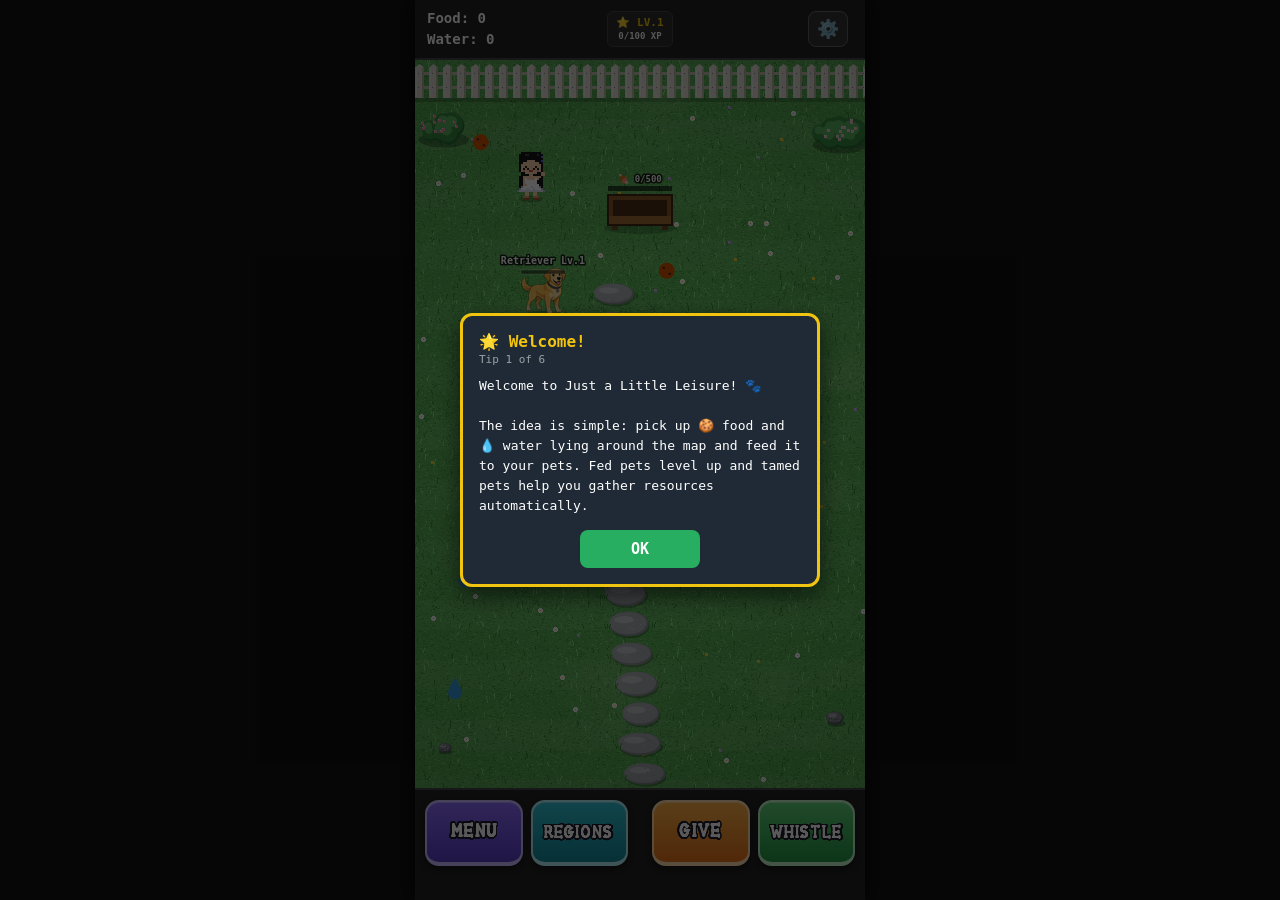
<file: index.html>
<!DOCTYPE html>
<html lang="en">
<head>
    <meta charset="UTF-8">
    <meta name="viewport" content="width=device-width, initial-scale=1.0, maximum-scale=1.0, user-scalable=no, viewport-fit=cover">
    <title>Just a little leisure</title>
    <link rel="stylesheet" href="style.css?v=4.1">
</head>
<body>
    <div id="bootCover" style="position:fixed; inset:0; z-index:99999; background:#1e272e; display:flex; flex-direction:column; align-items:center; justify-content:center; color:#f1c40f; font-family:monospace; text-align:center;">
        <div style="font-size:22px; font-weight:bold;">Just a Little Leisure</div>
        <div id="bootStatus" style="font-size:13px; margin-top:12px; color:#bdc3c7;">Loading…</div>
    </div>
    <script>setTimeout(function(){var c=document.getElementById('bootCover'); if(c) c.style.display='none';}, 9000);</script>
    <div id="gameContainer">
        <!-- Pinned Core Actionable Resource Top Bar View -->
<!-- Stacked Core Actionable Resource Top Bar View -->
<!-- Stacked Core Actionable Resource Top Bar View -->
<div id="topBar">
    <div class="hudResourceBlock">
        <span class="hudRow">Food: <span id="lblFood">0</span></span>
        <br>
        <span class="hudRow">Water: <span id="lblWater">0</span></span>
    </div>
    
    <!-- NEW: Player Level Progress Badge Center Anchor -->
    <div id="playerLevelBadge" style="text-align: center; font-family: monospace; font-size: 11px; background: rgba(255,255,255,0.05); padding: 4px 8px; border: 1px solid #444; border-radius: 6px; position: relative; overflow: hidden;">
        <div id="charXPBarFill" class="charXPBarFill"></div>
        <div class="charBadgeContent">
            ⭐ <strong style="color: #f1c40f;">LV.<span id="charLevel">1</span></strong>
            <br>
            <span style="color: #ffffff; font-size: 9px; font-weight: bold;"><span id="charXP">0</span>/<span id="charNextXP">100</span> XP</span>
        </div>
    </div>

    <!-- Settings (⚙️) takes the old region-dropdown slot. Regions are picked from the bottom bar's REGIONS window. -->
    <div>
        <button id="settingsBtn" title="Settings">⚙️</button>
    </div>
</div>

<div id="canvasWrapper">
    <canvas id="gameCanvas"></canvas>
    <!-- Transparent overlay, drawn at the screen's full pixel density, that pet name/level/state labels are
         drawn onto so they stay sharp (see the CRISP PET TEXT note in world.js). Ignores touches. -->
    <canvas id="labelCanvas"></canvas>

    <!-- Drone helper (drone.js): appears on the left once a pet reaches Lv50; tapping it starts the 5-minute flight. -->
    <div id="leftHud"><button id="droneBtn" style="display:none;" title="Drone"><canvas id="droneBtnIcon" width="32" height="20"></canvas><span id="droneBtnLabel"></span></button><div id="buffHud"></div></div>

    <!-- The task the player chose to TRACK (MENU -> TASKS): name + progress, e.g. "Easter 3/8". Hidden when none. -->
    <div id="trackedTaskBox" style="display: none;"></div>
    
    <!-- FIXED: Removed inline positioning coordinates so it maps cleanly to your right-side style.css parameters! -->
    <button id="spawnBeeBtn" class="utilBtn" style="display: none; background: #fbbf24; border-color: #f59e0b; color: #000;">🐝 Buy Bee (30🪙)</button>
    
    <!-- Region 10 (flower garden): Buy Plot / Fertilize / Water. Shown by world.js while the player stands at a plot. -->
    <button id="plotActionBtn" class="utilBtn" style="display: none;"></button>


        <!-- Repositioned & Cleaned Inventory Storage Overlay Sheet -->
    <div id="bagOverlay" class="modalOverlay" style="display: none;">
        <div class="modalHeader">
            <h2><span class="boneLabel winTitle" data-text="BAG" style="--bone-fill: linear-gradient(180deg,#ff5a7a 15%,#b3122f);">BAG</span></h2>
            <button id="bagClose" class="modalCloseBtn">X</button>
        </div>
        <div id="bagContentList">
            <div class="bagGrid">
                <div class="bagItemRow bagTile"><div class="bagTileIcon">🪙</div><strong id="bagCoins">0</strong><span class="bagTileName">Gold Coins</span></div>
                <div class="bagItemRow bagTile"><div class="bagTileIcon">🥚</div><strong id="bagEggs">0</strong><span class="bagTileName">Eggs</span></div>
                <div class="bagItemRow bagTile"><div class="bagTileIcon">🍯</div><strong id="bagHoney">0</strong><span class="bagTileName">Wild Honey</span></div>
                <div class="bagItemRow bagTile"><div class="bagTileIcon">🐟</div><strong id="bagFish">0</strong><span class="bagTileName">Fish</span></div>
                <div class="bagItemRow bagTile"><div class="bagTileIcon">🍌</div><strong id="bagBananas">0</strong><span class="bagTileName">Bananas</span></div>
                <div class="bagItemRow bagTile"><div class="bagTileIcon">🪴</div><strong id="bagSoil">0</strong><span class="bagTileName">Soil (uses)</span></div>
                <div class="bagItemRow bagTile"><div class="bagTileIcon">🌱</div><strong id="bagSeeds">0</strong><span class="bagTileName">Flower Seeds</span></div>
                <div class="bagItemRow bagTile"><div class="bagTileIcon">💎</div><strong id="bagDiamonds">0</strong><span class="bagTileName">Diamonds</span></div>
            </div>
            <div id="bagThemesSection" style="display: none;">
                <div class="bagHeading">THEMES <small>(tap one to equip it)</small></div>
                <div id="bagThemesGrid" class="bagGrid"></div>
            </div>
        </div>
    </div>

    <div id="characterOverlay" style="display: none;">
        <div id="characterHeader">
            <h2><span class="boneLabel winTitle" data-text="TAMERS" style="--bone-fill: linear-gradient(180deg,#d4f1ff 20%,#6cc3f5);">TAMERS</span></h2>
            <button id="characterClose">X</button>
        </div>
        <div id="characterContent">
            <div id="characterNameRow" class="codexEntry" style="justify-content: space-between;">
                <div>
                    <strong id="characterNameDisplay" style="font-size: 15px; color: #f1c40f;"></strong><br>
                    <span style="color: #95a5a6; font-size: 11px;">Level <span id="characterLevelValue">1</span></span>
                </div>
                <div id="characterRenameBox" style="display: flex; gap: 6px;">
                    <input type="text" id="characterNameInput" maxlength="20" placeholder="New Name" style="width: 90px; font-size: 11px;">
                    <button id="btnRenameCharacter" style="font-size: 11px; padding: 4px 8px;">Set</button>
                </div>
            </div>

            <div id="characterTamersSection" class="codexEntry" style="flex-direction: column; align-items: stretch; gap: 8px;">
                <strong style="color: #f1c40f;">🎭 Tamers</strong>
                <div id="characterTamersList" style="display: flex; gap: 10px; flex-wrap: wrap;"></div>
            </div>

            <div id="characterBonusSection" class="codexEntry" style="flex-direction: column; align-items: stretch; gap: 4px;">
                <strong style="color: #f1c40f;">Active Bonuses</strong>
                <div id="characterBonusList" style="font-size: 12px; line-height: 1.6;"></div>
            </div>

            <div id="characterPerksSection" class="codexEntry" style="flex-direction: column; align-items: stretch; gap: 4px;">
                <strong style="color: #f1c40f;">Perks <span style="color: #95a5a6; font-weight: normal; font-size: 11px;">(active bonuses)</span></strong>
                <ul id="characterPerksList" style="padding-left: 18px; margin: 4px 0 0 0; font-size: 12px; line-height: 1.6;"></ul>
            </div>
        </div>
    </div>

    <div id="shopOverlay" style="display: none;">
        <div id="shopHeader">
            <h2><span class="boneLabel winTitle" data-text="SHOP" style="--bone-fill: linear-gradient(180deg,#e4e7ea 20%,#8b939b);">SHOP</span></h2>
            <button id="shopClose">X</button>
        </div>
        <div id="shopGoldRow">
            <span>🪙 Your gold</span>
            <strong id="shopGoldValue">0</strong>
        </div>
        <div id="shopDiamondRow">
            <span>💎 Your diamonds</span>
            <strong id="shopDiamondValue">0</strong>
        </div>
        <div id="shopTabs">
            <button id="shopTabBuy" class="shopTab shopTabActive">Buy</button>
            <button id="shopTabSell" class="shopTab">Sell</button>
            <button id="shopTabUnlockables" class="shopTab">Unlockables</button>
        </div>
        <div id="shopContent"></div>
    </div>

    <div id="perkTreeOverlay" style="display: none;">
        <div id="perkTreeHeader">
            <h2><span class="boneLabel winTitle" data-text="PERK TREE" style="--bone-fill: linear-gradient(180deg,#8dec7e 15%,#2a9a3a);">PERK TREE</span></h2>
            <button id="perkTreeClose">X</button>
        </div>
        <div id="perkPointsRow">
            <span>✨ Perk points</span>
            <strong id="perkPointsValue">0</strong>
        </div>
        <!-- Scrolls like the pets codex. Tiers are drawn top-down in JS with the root at
             the bottom; the view starts scrolled to the bottom (the root). -->
        <div id="perkTreeScroll">
            <div id="perkTreeCanvas"></div>
        </div>
        <div id="perkDetail"></div>
    </div>

    <div id="achievementsOverlay" style="display: none;">
        <div id="achievementsHeader">
            <h2><span class="boneLabel winTitle" data-text="ACHIEVEMENTS" style="--bone-fill: linear-gradient(180deg,#fff0a0 15%,#e6a800);">ACHIEVEMENTS</span></h2>
            <button id="achievementsClose">X</button>
        </div>
        <div id="achievementsList"></div>
    </div>

    <div id="statsOverlay" style="display: none;">
        <div id="statsHeader">
            <h2><span class="boneLabel winTitle" data-text="STATISTICS" style="--bone-fill: linear-gradient(90deg,#3d8bff 0%,#ffd93a 36%,#3ddc6a 66%,#ff4d4d 100%);">STATISTICS</span></h2>
            <button id="statsClose">X</button>
        </div>
        <div id="statsContent"></div>
    </div>

    <div id="helpOverlay" style="display: none;">
        <div id="helpHeader">
            <h2><span class="boneLabel winTitle" data-text="HELP" style="--bone-fill: linear-gradient(180deg,#ff7b7b 15%,#d11a1a);">HELP</span></h2>
            <button id="helpClose">X</button>
        </div>
        <div id="helpTitle"></div>
        <div id="helpBodyWrap"><div id="helpBody"></div></div>
        <div id="helpLockedNote"></div>
        <div id="helpNav">
            <button id="helpPrev" class="helpArrow">◀</button>
            <span id="helpPageNum">0 / 0</span>
            <button id="helpNext" class="helpArrow">▶</button>
        </div>
    </div>

    <div id="tasksOverlay" style="display: none;">
        <div id="tasksHeader">
            <h2><span class="boneLabel winTitle" data-text="TASKS" style="--bone-fill: linear-gradient(180deg,#b8b8b8 20%,#6a6a6a); --bone-outline: #1a1a1a;">TASKS</span></h2>
            <button id="tasksClose">X</button>
        </div>
        <div id="tasksList"></div>
    </div>

    <div id="devPanel">
        <div style="display: flex; justify-content: space-between; font-weight: bold; border-bottom: 1px solid #444; padding-bottom: 4px;">
            <span>🛠️ DEV CONSOLE</span>
            <span id="closeDev" style="color: #e74c3c; cursor: pointer;">[X]</span>
        </div>
        <div class="devRow">
            <button id="devAddFood" class="devBtn">+50 FOOD</button>
            <button id="devAddWater" class="devBtn">+50 WATER</button>
        </div>
        <button id="devAddGold" class="devBtn" style="background: #d4a017;">🪙 +500 GOLD</button>
        <button id="devInstaTame" class="devBtn" style="background: #27ae60;">⭐ INSTA-TAME / LEVEL UP</button>
        <button id="devWipeSave" class="devBtn" style="background: #7f8c8d; margin-top: 5px;">⚠️ WIPE SAVE PROGRESS</button>
    </div>

            <div id="codexOverlay">
                <div id="codexHeader">
                    <h2><span class="boneLabel winTitle" data-text="PETS CODEX" style="--bone-fill: linear-gradient(180deg,#f0cfa6 20%,#c58f5a);">PETS CODEX</span></h2>
                    <button id="codexClose">X</button>
                </div>
                <div id="codexList">
                    <!-- DOG -->
                    <div class="codexEntry">
                        <canvas id="viewDog" class="codexCanvasView"></canvas>
                        <div>
                            <div id="infoDog" class="codexInfo"></div>
                            <div id="renameBoxDog" style="margin-top: 6px; display: none;">
                                <input type="text" id="inputDog" maxlength="20" placeholder="New Name" style="width: 80px; font-size: 10px;">
                                <button id="btnRenameDog" style="font-size: 10px; padding: 2px 6px;">Set</button>
                            </div>
                        </div>
                    </div>

                    <!-- CAT -->
                    <div class="codexEntry">
                        <canvas id="viewCat" class="codexCanvasView"></canvas>
                        <div>
                            <div id="infoCat" class="codexInfo"></div>
                            <div id="renameBoxCat" style="margin-top: 6px; display: none;">
                                <input type="text" id="inputCat" maxlength="20" placeholder="New Name" style="width: 80px; font-size: 10px;">
                                <button id="btnRenameCat" style="font-size: 10px; padding: 2px 6px;">Set</button>
                            </div>
                        </div>
                    </div>
                    
                    <!-- ELEPHANT -->
                    <div class="codexEntry">
                        <canvas id="viewElephant" class="codexCanvasView"></canvas>
                        <div>
                            <div id="infoElephant" class="codexInfo"></div>
                            <div id="renameBoxElephant" style="margin-top: 6px; display: none;">
                                <input type="text" id="inputElephant" maxlength="20" placeholder="New Name" style="width: 80px; font-size: 10px;">
                                <button id="btnRenameElephant" style="font-size: 10px; padding: 2px 6px;">Set</button>
                            </div>
                        </div>
                    </div>
                    
                    <!-- ELEPHANT 2 (white bow) -->
                    <div class="codexEntry">
                        <canvas id="viewElephant2" class="codexCanvasView"></canvas>
                        <div>
                            <div id="infoElephant2" class="codexInfo"></div>
                            <div id="renameBoxElephant2" style="margin-top: 6px; display: none;">
                                <input type="text" id="inputElephant2" maxlength="20" placeholder="New Name" style="width: 80px; font-size: 10px;">
                                <button id="btnRenameElephant2" style="font-size: 10px; padding: 2px 6px;">Set</button>
                            </div>
                        </div>
                    </div>

                    <!-- SQUIRREL -->
                    <div class="codexEntry">
                        <canvas id="viewSquirrel" class="codexCanvasView"></canvas>
                        <div>
                            <div id="infoSquirrel" class="codexInfo"></div>
                            <div id="renameBoxSquirrel" style="margin-top: 6px; display: none;">
                                <input type="text" id="inputSquirrel" maxlength="20" placeholder="New Name" style="width: 80px; font-size: 10px;">
                                <button id="btnRenameSquirrel" style="font-size: 10px; padding: 2px 6px;">Set</button>
                            </div>
                        </div>
                    </div>
                    
                    <!-- CHICKEN -->
                    <div class="codexEntry">
                        <canvas id="viewChicken" class="codexCanvasView"></canvas>
                        <div>
                            <div id="infoChicken" class="codexInfo"></div>
                            <div id="renameBoxChicken" style="margin-top: 6px; display: none;">
                                <input type="text" id="inputChicken" maxlength="20" placeholder="New Name" style="width: 80px; font-size: 10px;">
                                <button id="btnRenameChicken" style="font-size: 10px; padding: 2px 6px;">Set</button>
                            </div>
                        </div>
                    </div>

                    <!-- BIRD -->
                    <div class="codexEntry">
                        <canvas id="viewBird" class="codexCanvasView"></canvas>
                        <div>
                            <div id="infoBird" class="codexInfo"></div>
                            <div id="renameBoxBird" style="margin-top: 6px; display: none;">
                                <input type="text" id="inputBird" maxlength="20" placeholder="New Name" style="width: 80px; font-size: 10px;">
                                <button id="btnRenameBird" style="font-size: 10px; padding: 2px 6px;">Set</button>
                            </div>
                        </div>
                    </div>
                    
                    <!-- BEE -->
                    <div class="codexEntry">
                        <canvas id="viewBee" class="codexCanvasView"></canvas>
                        <div>
                            <div id="infoBee" class="codexInfo"></div>
                            <div id="renameBoxBee" style="margin-top: 6px; display: none;">
                                <input type="text" id="inputBee" maxlength="20" placeholder="New Name" style="width: 80px; font-size: 10px;">
                                <button id="btnRenameBee" style="font-size: 10px; padding: 2px 6px;">Set</button>
                            </div>
                        </div>
                    </div>

                    <!-- BEAR 1 (male) -->
                    <div class="codexEntry">
                        <canvas id="viewBear1" class="codexCanvasView"></canvas>
                        <div>
                            <div id="infoBear1" class="codexInfo"></div>
                            <div id="renameBoxBear1" style="margin-top: 6px; display: none;">
                                <input type="text" id="inputBear1" maxlength="20" placeholder="New Name" style="width: 80px; font-size: 10px;">
                                <button id="btnRenameBear1" style="font-size: 10px; padding: 2px 6px;">Set</button>
                            </div>
                        </div>
                    </div>

                    <!-- BEAR 2 (female — smaller, pink bow) -->
                    <div class="codexEntry">
                        <canvas id="viewBear2" class="codexCanvasView"></canvas>
                        <div>
                            <div id="infoBear2" class="codexInfo"></div>
                            <div id="renameBoxBear2" style="margin-top: 6px; display: none;">
                                <input type="text" id="inputBear2" maxlength="20" placeholder="New Name" style="width: 80px; font-size: 10px;">
                                <button id="btnRenameBear2" style="font-size: 10px; padding: 2px 6px;">Set</button>
                            </div>
                        </div>
                    </div>

                    <!-- PIG 1 (pink) -->
                    <div class="codexEntry">
                        <canvas id="viewPig1" class="codexCanvasView"></canvas>
                        <div>
                            <div id="infoPig1" class="codexInfo"></div>
                            <div id="renameBoxPig1" style="margin-top: 6px; display: none;">
                                <input type="text" id="inputPig1" maxlength="20" placeholder="New Name" style="width: 80px; font-size: 10px;">
                                <button id="btnRenamePig1" style="font-size: 10px; padding: 2px 6px;">Set</button>
                            </div>
                        </div>
                    </div>

                    <!-- PIG 2 (grey) -->
                    <div class="codexEntry">
                        <canvas id="viewPig2" class="codexCanvasView"></canvas>
                        <div>
                            <div id="infoPig2" class="codexInfo"></div>
                            <div id="renameBoxPig2" style="margin-top: 6px; display: none;">
                                <input type="text" id="inputPig2" maxlength="20" placeholder="New Name" style="width: 80px; font-size: 10px;">
                                <button id="btnRenamePig2" style="font-size: 10px; padding: 2px 6px;">Set</button>
                            </div>
                        </div>
                    </div>

                    <!-- PANDA -->
                    <div class="codexEntry">
                        <canvas id="viewPanda" class="codexCanvasView"></canvas>
                        <div>
                            <div id="infoPanda" class="codexInfo"></div>
                            <div id="renameBoxPanda" style="margin-top: 6px; display: none;">
                                <input type="text" id="inputPanda" maxlength="20" placeholder="New Name" style="width: 80px; font-size: 10px;">
                                <button id="btnRenamePanda" style="font-size: 10px; padding: 2px 6px;">Set</button>
                            </div>
                        </div>
                    </div>

                    <!-- MONKEY 1 -->
                    <div class="codexEntry">
                        <canvas id="viewMonkey1" class="codexCanvasView"></canvas>
                        <div>
                            <div id="infoMonkey1" class="codexInfo"></div>
                            <div id="renameBoxMonkey1" style="margin-top: 6px; display: none;">
                                <input type="text" id="inputMonkey1" maxlength="20" placeholder="New Name" style="width: 80px; font-size: 10px;">
                                <button id="btnRenameMonkey1" style="font-size: 10px; padding: 2px 6px;">Set</button>
                            </div>
                        </div>
                    </div>

                    <!-- MONKEY 2 -->
                    <div class="codexEntry">
                        <canvas id="viewMonkey2" class="codexCanvasView"></canvas>
                        <div>
                            <div id="infoMonkey2" class="codexInfo"></div>
                            <div id="renameBoxMonkey2" style="margin-top: 6px; display: none;">
                                <input type="text" id="inputMonkey2" maxlength="20" placeholder="New Name" style="width: 80px; font-size: 10px;">
                                <button id="btnRenameMonkey2" style="font-size: 10px; padding: 2px 6px;">Set</button>
                            </div>
                        </div>
                    </div>

                    <!-- SUGAR GLIDER 1 -->
                    <div class="codexEntry">
                        <canvas id="viewGlider1" class="codexCanvasView"></canvas>
                        <div>
                            <div id="infoGlider1" class="codexInfo"></div>
                            <div id="renameBoxGlider1" style="margin-top: 6px; display: none;">
                                <input type="text" id="inputGlider1" maxlength="20" placeholder="New Name" style="width: 80px; font-size: 10px;">
                                <button id="btnRenameGlider1" style="font-size: 10px; padding: 2px 6px;">Set</button>
                            </div>
                        </div>
                    </div>

                    <!-- SUGAR GLIDER 2 (Miss Glider — red bow) -->
                    <div class="codexEntry">
                        <canvas id="viewGlider2" class="codexCanvasView"></canvas>
                        <div>
                            <div id="infoGlider2" class="codexInfo"></div>
                            <div id="renameBoxGlider2" style="margin-top: 6px; display: none;">
                                <input type="text" id="inputGlider2" maxlength="20" placeholder="New Name" style="width: 80px; font-size: 10px;">
                                <button id="btnRenameGlider2" style="font-size: 10px; padding: 2px 6px;">Set</button>
                            </div>
                        </div>
                    </div>
                </div>
            </div>

            <div id="joystickContainer">
                <div id="joystickHandle"></div>
            </div>

        </div>

        <!-- BOTTOM BAR: every always-on game button lives here, mirroring the top bar.
             MENU | REGIONS | GIVE (also PLAY / COLLECT honey / TAKE / DROP) | WHISTLE. The blue GIVE button
             only appears next to the main one while it is busy being TAKE / DROP for a sugar glider. -->
        <div id="bottomBar">
            <button id="openMenuBtn" class="barBtn">MENU</button>
            <button id="openRegionsBtn" class="barBtn">REGIONS</button>
            <div id="giveAuxBtn" class="barBtn">GIVE</div>
            <div id="interactBtn" class="barBtn">GIVE</div>
            <button id="whistleBtn" class="barBtn">WHISTLE</button>
        </div>

        <!-- Consolidated MENU overlay: opened from the single MENU button (where the
             PETS button used to sit). Sized to the entire game screen (covers the
             topBar too, not just the canvas) so nothing of the game is visible while
             it's open, even though the game itself keeps running/foraging behind it.
             Reuses the existing PETS/BAG/CHAR buttons (same ids), so opening any of
             them still opens that screen exactly as before, layered on top of this
             menu — closing that screen returns to the menu underneath. -->
        <!-- REGIONS window (bottom bar -> REGIONS): light-blue screen like the MENU, one wide card per region
             with a little art preview; locked regions are black with a lock. Cards are built by ui.js. -->
        <div id="regionsOverlay" style="display: none;">
            <div id="regionsHeader">
                <h2><span class="boneLabel winTitle" data-text="REGIONS" style="--bone-fill: linear-gradient(180deg,#9ff0ff 20%,#1aa7c8);">REGIONS</span></h2>
                <button id="regionsClose">X</button>
            </div>
            <div id="regionsList"></div>
        </div>

        <div id="menuOverlay" style="display: none;">
            <div id="menuHeader">
                <h2><span class="boneLabel" data-text="MENU" style="--bone-fill: linear-gradient(180deg,#ffffff 25%,#9aa3ad); --bone-outline: #1d2a44;">MENU</span></h2>
                <button id="menuClose">X</button>
            </div>
            <div id="menuButtonList">
                <button id="openCodexBtn" class="menuBtn"><span class="boneLabel" data-text="PETS" style="--bone-fill: linear-gradient(180deg,#f0cfa6 20%,#c58f5a);">PETS</span></button>
                <button id="openBagBtn" class="menuBtn"><span class="boneLabel" data-text="BAG" style="--bone-fill: linear-gradient(180deg,#ff5a7a 15%,#b3122f);">BAG</span></button>
                <button id="openCharacterBtn" class="menuBtn"><span class="boneLabel" data-text="TAMERS" style="--bone-fill: linear-gradient(180deg,#d4f1ff 20%,#6cc3f5);">TAMERS</span></button>
                <button id="openShopBtn" class="menuBtn"><span class="boneLabel" data-text="SHOP" style="--bone-fill: linear-gradient(180deg,#e4e7ea 20%,#8b939b);">SHOP</span></button>
                <button id="openPerkTreeBtn" class="menuBtn"><span class="boneLabel" data-text="PERK TREE" style="--bone-fill: linear-gradient(180deg,#8dec7e 15%,#2a9a3a);">PERK TREE</span></button>
                <button id="openTasksBtn" class="menuBtn"><span class="boneLabel" data-text="TASKS" style="--bone-fill: linear-gradient(180deg,#9a9a9a 20%,#4a4a4a);">TASKS</span></button>
                <button id="openAchievementsBtn" class="menuBtn"><span class="boneLabel" data-text="ACHIEVEMENTS" style="--bone-fill: linear-gradient(180deg,#fff0a0 15%,#e6a800);">ACHIEVEMENTS</span></button>
                <button id="openStatsBtn" class="menuBtn"><span class="boneLabel" data-text="STATISTICS" style="--bone-fill: linear-gradient(90deg,#3d8bff 0%,#ffd93a 36%,#3ddc6a 66%,#ff4d4d 100%);">STATISTICS</span></button>
                <button id="openHelpBtn" class="menuBtn"><span class="boneLabel" data-text="HELP" style="--bone-fill: linear-gradient(180deg,#ff7b7b 15%,#d11a1a);">HELP</span></button>
            </div>
        </div>
    </div>
    <!-- The MENU tab screens are written inside #canvasWrapper (the play area), which would limit them to the area between
         the top and bottom bars. Move them up to #gameContainer so they can fill the WHOLE screen (see style.css, "MENU tabs
         open FULL SCREEN"). Ids are unchanged, so all the code that looks them up keeps working. -->
    <script>
        ['codexOverlay', 'bagOverlay', 'characterOverlay', 'shopOverlay', 'perkTreeOverlay', 'achievementsOverlay', 'statsOverlay', 'tasksOverlay', 'helpOverlay'].forEach(function (id) {
            var el = document.getElementById(id), box = document.getElementById('gameContainer');
            if (el && box) box.appendChild(el);
        });
    </script>
    <script src="perktree.js"></script>
    <script src="state.js"></script>
    <script src="entities.js"></script>
    <script src="world.js"></script>
    <script src="backgrounds.js"></script>
    <script src="christmas.js"></script>
    <script src="input.js"></script>
    <script src="ui.js"></script>
    <script src="tutorial.js"></script>
    <script src="account.js"></script>
    <script src="wipe.js"></script>
    <script src="fishing.js"></script>
    <script src="updater.js"></script>
    <script src="nutcracker.js"></script>
    <script src="drone.js"></script>
    <script src="unlockfx.js"></script>
    <script src="backbutton.js"></script>
    <script src="main.js"></script>
</body>
</html>
</file>
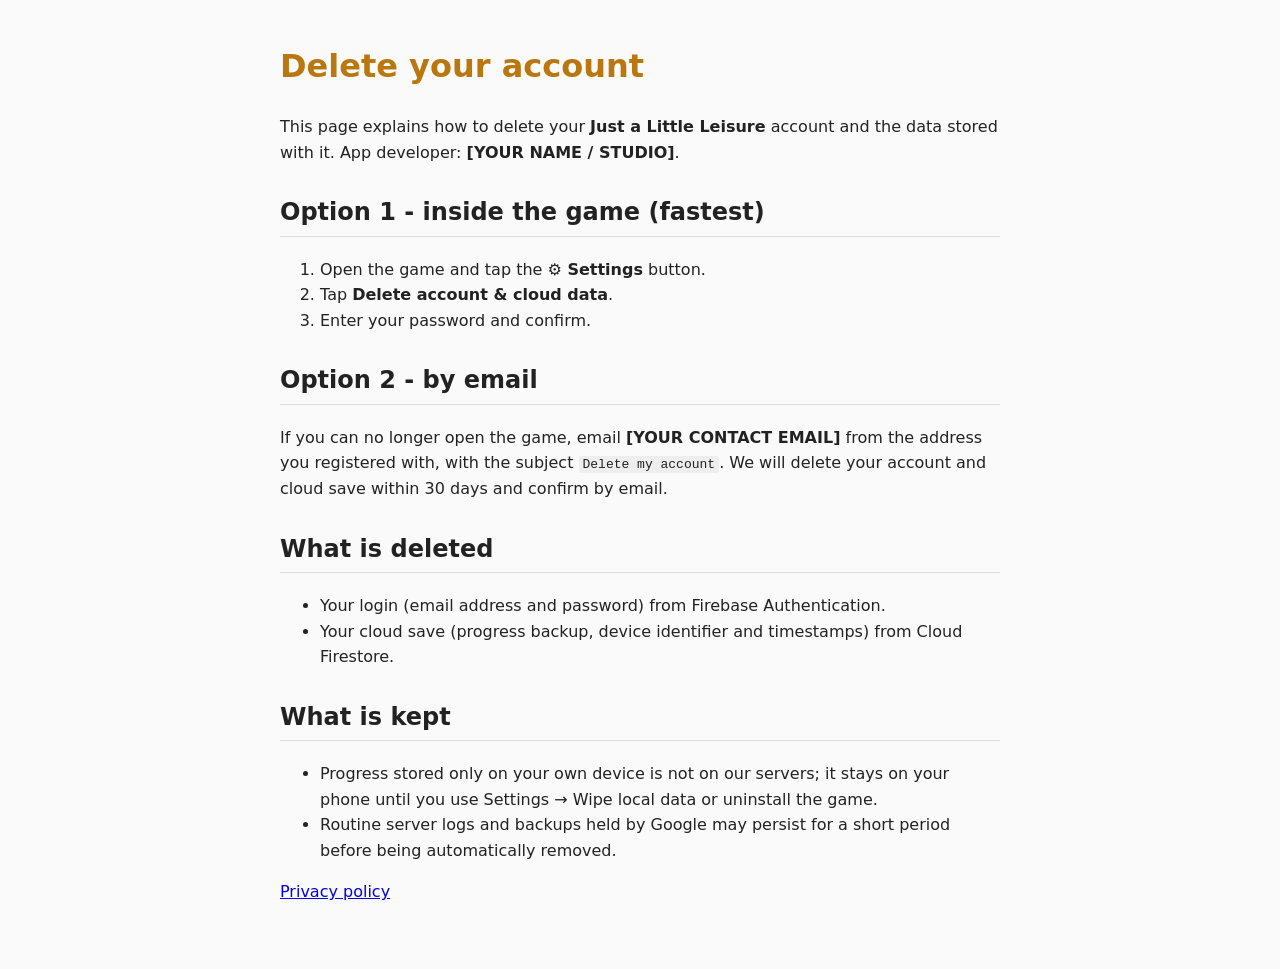
<file: delete-account.html>
<!doctype html>
<html lang="en"><head><meta charset="utf-8"><meta name="viewport" content="width=device-width,initial-scale=1"><title>Just a Little Leisure - Delete your account</title><style>body{font-family:system-ui,sans-serif;max-width:720px;margin:0 auto;padding:20px 16px 48px;line-height:1.6;color:#222;background:#fafafa}h1{color:#b9770e}h2{margin-top:28px;border-bottom:1px solid #ddd;padding-bottom:4px}code{background:#eee;padding:1px 4px;border-radius:3px}.note{background:#fff3cd;border:1px solid #e0c36a;padding:10px;border-radius:6px}</style></head><body>
<h1>Delete your account</h1>
<p>This page explains how to delete your <b>Just a Little Leisure</b> account and the data stored with it. App developer: <b>[YOUR NAME / STUDIO]</b>.</p>

<h2>Option 1 - inside the game (fastest)</h2>
<ol>
<li>Open the game and tap the <b>&#9881;&#65039; Settings</b> button.</li>
<li>Tap <b>Delete account &amp; cloud data</b>.</li>
<li>Enter your password and confirm.</li>
</ol>

<h2>Option 2 - by email</h2>
<p>If you can no longer open the game, email <b>[YOUR CONTACT EMAIL]</b> from the address you registered with, with the subject <code>Delete my account</code>. We will delete your account and cloud save within 30 days and confirm by email.</p>

<h2>What is deleted</h2>
<ul>
<li>Your login (email address and password) from Firebase Authentication.</li>
<li>Your cloud save (progress backup, device identifier and timestamps) from Cloud Firestore.</li>
</ul>
<h2>What is kept</h2>
<ul>
<li>Progress stored only on your own device is not on our servers; it stays on your phone until you use Settings &rarr; Wipe local data or uninstall the game.</li>
<li>Routine server logs and backups held by Google may persist for a short period before being automatically removed.</li>
</ul>
<p><a href="privacy.html">Privacy policy</a></p>
</body></html>
</file>
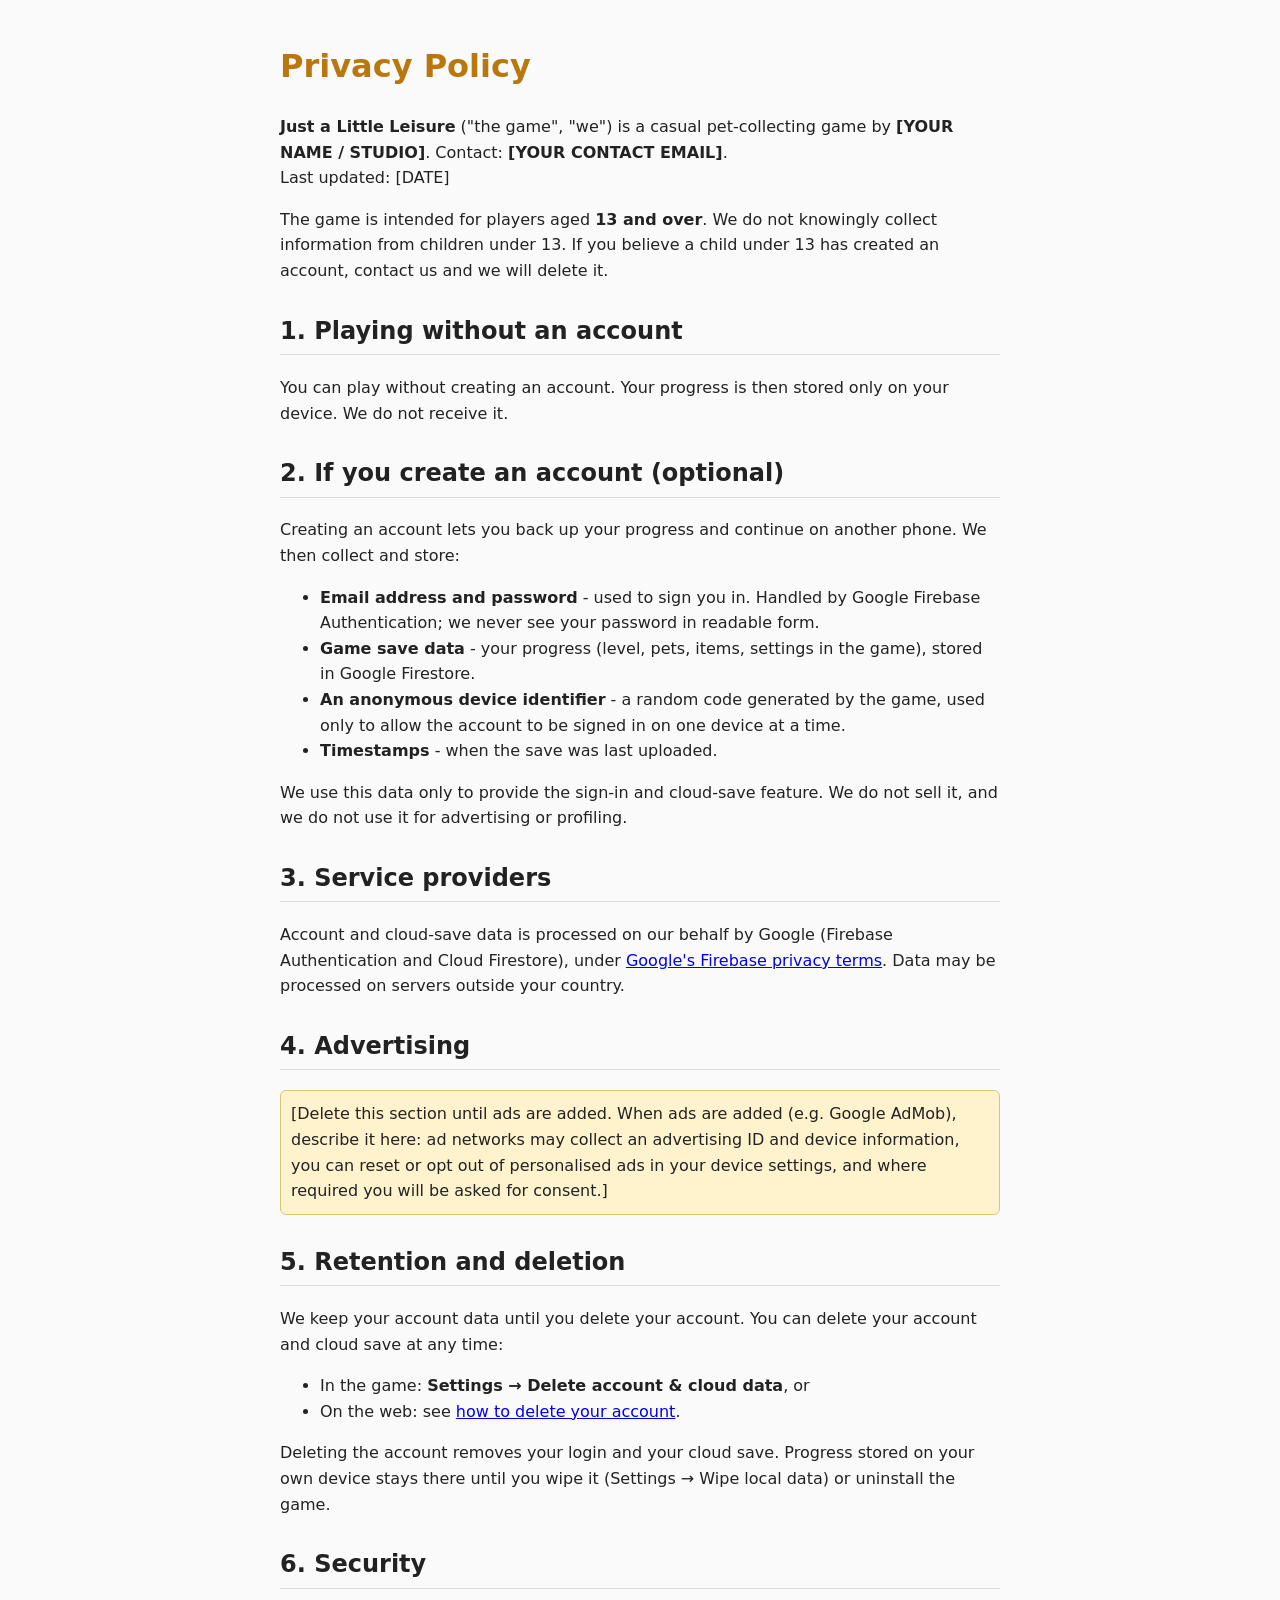
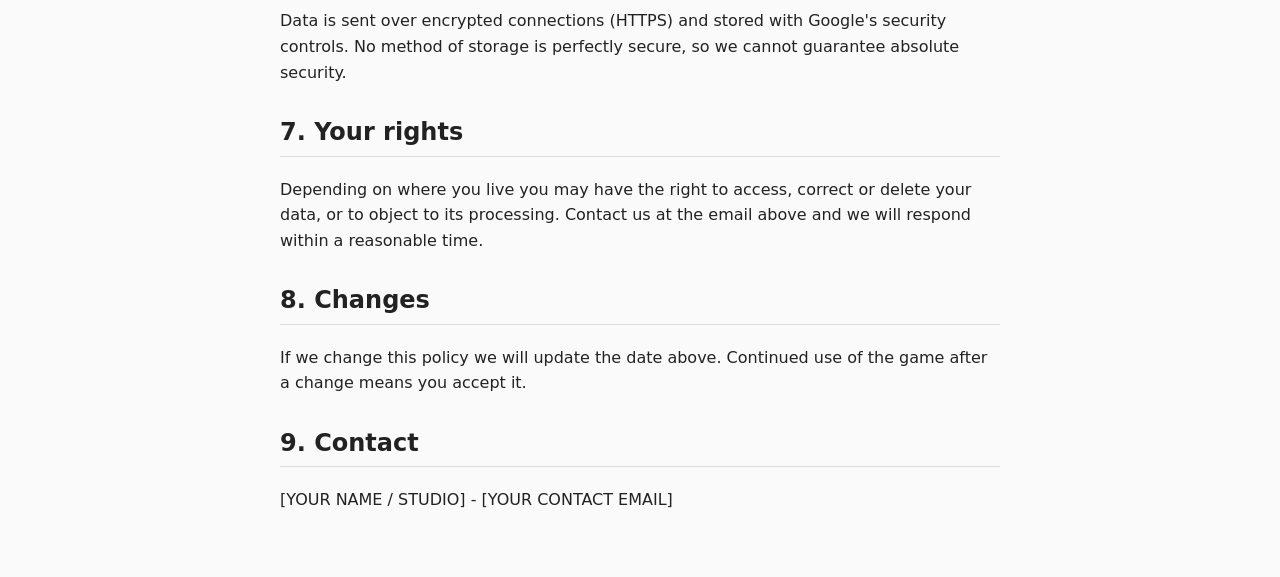
<file: privacy.html>
<!doctype html>
<html lang="en"><head><meta charset="utf-8"><meta name="viewport" content="width=device-width,initial-scale=1"><title>Just a Little Leisure - Privacy Policy</title><style>body{font-family:system-ui,sans-serif;max-width:720px;margin:0 auto;padding:20px 16px 48px;line-height:1.6;color:#222;background:#fafafa}h1{color:#b9770e}h2{margin-top:28px;border-bottom:1px solid #ddd;padding-bottom:4px}code{background:#eee;padding:1px 4px;border-radius:3px}.note{background:#fff3cd;border:1px solid #e0c36a;padding:10px;border-radius:6px}</style></head><body>
<h1>Privacy Policy</h1>
<p><b>Just a Little Leisure</b> ("the game", "we") is a casual pet-collecting game by <b>[YOUR NAME / STUDIO]</b>. Contact: <b>[YOUR CONTACT EMAIL]</b>.<br>Last updated: [DATE]</p>
<p>The game is intended for players aged <b>13 and over</b>. We do not knowingly collect information from children under 13. If you believe a child under 13 has created an account, contact us and we will delete it.</p>

<h2>1. Playing without an account</h2>
<p>You can play without creating an account. Your progress is then stored only on your device. We do not receive it.</p>

<h2>2. If you create an account (optional)</h2>
<p>Creating an account lets you back up your progress and continue on another phone. We then collect and store:</p>
<ul>
<li><b>Email address and password</b> - used to sign you in. Handled by Google Firebase Authentication; we never see your password in readable form.</li>
<li><b>Game save data</b> - your progress (level, pets, items, settings in the game), stored in Google Firestore.</li>
<li><b>An anonymous device identifier</b> - a random code generated by the game, used only to allow the account to be signed in on one device at a time.</li>
<li><b>Timestamps</b> - when the save was last uploaded.</li>
</ul>
<p>We use this data only to provide the sign-in and cloud-save feature. We do not sell it, and we do not use it for advertising or profiling.</p>

<h2>3. Service providers</h2>
<p>Account and cloud-save data is processed on our behalf by Google (Firebase Authentication and Cloud Firestore), under <a href="https://firebase.google.com/support/privacy">Google's Firebase privacy terms</a>. Data may be processed on servers outside your country.</p>

<h2>4. Advertising</h2>
<p class="note">[Delete this section until ads are added. When ads are added (e.g. Google AdMob), describe it here: ad networks may collect an advertising ID and device information, you can reset or opt out of personalised ads in your device settings, and where required you will be asked for consent.]</p>

<h2>5. Retention and deletion</h2>
<p>We keep your account data until you delete your account. You can delete your account and cloud save at any time:</p>
<ul>
<li>In the game: <b>Settings &rarr; Delete account &amp; cloud data</b>, or</li>
<li>On the web: see <a href="delete-account.html">how to delete your account</a>.</li>
</ul>
<p>Deleting the account removes your login and your cloud save. Progress stored on your own device stays there until you wipe it (Settings &rarr; Wipe local data) or uninstall the game.</p>

<h2>6. Security</h2>
<p>Data is sent over encrypted connections (HTTPS) and stored with Google's security controls. No method of storage is perfectly secure, so we cannot guarantee absolute security.</p>

<h2>7. Your rights</h2>
<p>Depending on where you live you may have the right to access, correct or delete your data, or to object to its processing. Contact us at the email above and we will respond within a reasonable time.</p>

<h2>8. Changes</h2>
<p>If we change this policy we will update the date above. Continued use of the game after a change means you accept it.</p>

<h2>9. Contact</h2>
<p>[YOUR NAME / STUDIO] - [YOUR CONTACT EMAIL]</p>
</body></html>
</file>
<file: style.css>
* {
    box-sizing: border-box;
    user-select: none;
    -webkit-user-select: none;
    margin: 0;
    padding: 0;
}
body, html {
    width: 100%;
    height: 100%;
    overflow: hidden;
    overscroll-behavior: none;            /* no pull-down-to-refresh / bounce glow when a finger drags on the page */
    -webkit-tap-highlight-color: transparent;
    -webkit-touch-callout: none;
    background: #111;
    font-family: monospace;
    display: flex;
    justify-content: center;
    align-items: center;
}
#gameContainer {
    position: relative;
    width: 100%;
    max-width: 450px;
    height: 100dvh;
    background: #222;
    overflow: hidden;
    box-shadow: 0 0 20px rgba(0,0,0,0.8);
}
/* Bottom bar sizing. --bar-lift raises the whole bar off the bottom edge of the screen (clear of the phone's
   gesture bar / rounded corners); the bar's background still runs down to the edge so no game shows underneath.
   Tweak --bar-lift (and --bar-h) here to move/resize the bar - everything else follows. */
:root {
    --bar-h: 88px;      /* height of the button row area */
    --bar-lift: 24px;   /* extra space UNDER the buttons, lifting them up */
    --bar-btn-h: 66px;  /* button height */
}
#topBar {
    background: #222;
    color: #fff;
    box-sizing: border-box;
    padding-top: env(safe-area-inset-top, 0px);   /* notch / camera cut-out room in the APK; 0 in a normal browser */
    height: calc(60px + env(safe-area-inset-top, 0px)); /* Expanded from 45px to comfortably fit stacked lines on mobile screens */
    display: flex;
    justify-content: space-around;
    align-items: center;
    font-size: 14px;
    border-bottom: 2px solid #444;
    position: relative;
    z-index: 20;
}

/* Custom layout spacers for stacked resource values */
.hudResourceBlock {
    line-height: 1.5;
    padding-left: 5px;
}
.hudRow {
    display: inline-block;
    font-weight: bold;
}

/* Player level badge XP fill — mirrors the food/water progress bar drawn above a
   pet's head: a light-green bar that fills left-to-right as XP approaches the next
   level, then resets to empty on level-up. */
.charXPBarFill {
    position: absolute;
    top: 0;
    left: 0;
    bottom: 0;
    width: 0%;
    background: linear-gradient(90deg, #4caf50, #a5e88f);
    transition: width 0.25s ease-out;
    z-index: 0;
    pointer-events: none;
}
.charBadgeContent {
    position: relative;
    z-index: 1;
}

/* Settings button in the top bar (took the old region-dropdown slot). */
#settingsBtn {
    background: #333;
    color: #fff;
    border: 1px solid #666;
    border-radius: 8px;
    width: 40px;
    height: 36px;
    font-size: 18px;
    line-height: 1;
    cursor: pointer;
    margin-right: 5px;
}
#settingsBtn:active { background: #555; }
#canvasWrapper {
    position: absolute;
    top: calc(60px + env(safe-area-inset-top, 0px));       /* directly under the top bar */
    bottom: calc(var(--bar-h) + var(--bar-lift) + env(safe-area-inset-bottom, 0px));    /* directly above the bottom bar */
    left: 0;
    right: 0;
    background: #2c3e50;
    overflow: hidden;
    touch-action: none;   /* the play area is the joystick's touch surface — no browser pan/zoom on it */
}
#gameCanvas {
    display: block;
    width: 100%;
    height: 100%;
}
/* Full-resolution overlay for pet name/level/state text (see world.js). Sits just above the game
   canvas, below every button, and never takes a touch. */
#labelCanvas {
    position: absolute;
    top: 0;
    left: 0;
    width: 100%;
    height: 100%;
    pointer-events: none;
    z-index: 2;
}
/* FLOATING joystick: hidden until a finger goes down on the game field, then input.js shows it
   centred under that finger (setting left/top) and hides it again on release. pointer-events:
   none so it can never swallow a touch meant for something underneath it. */
#joystickContainer {
    position: absolute;
    display: none;
    pointer-events: none;
    bottom: 35px;
    left: 40px;
    width: 120px;
    height: 120px;
    background: rgba(255, 255, 255, 0.1);
    border: 3px solid rgba(255, 255, 255, 0.3);
    border-radius: 50%;
    z-index: 100;
    /* display is toggled by input.js: none until touched, flex while held (centres the handle) */
    justify-content: center;
    align-items: center;
    touch-action: none;
}
#joystickHandle {
    width: 50px;
    height: 50px;
    background: rgba(255, 255, 255, 0.6);
    border: 2px solid rgba(255, 255, 255, 0.8);
    border-radius: 50%;
    transition: transform 0.05s linear;
    pointer-events: none;
}
/* ---- BOTTOM BAR: mirrors the top bar; houses MENU, REGIONS, GIVE (+ the blue glider GIVE) and WHISTLE ---- */
#bottomBar {
    position: absolute;
    left: 0;
    right: 0;
    bottom: 0;
    box-sizing: border-box;
    height: calc(var(--bar-h) + var(--bar-lift) + env(safe-area-inset-bottom, 0px));
    background: #222;
    border-top: 2px solid #444;
    display: flex;
    align-items: center;
    justify-content: space-between;
    gap: 8px;
    padding: 0 10px calc(var(--bar-lift) + env(safe-area-inset-bottom, 0px));   /* bottom padding = the lift */
    z-index: 20;
}
.barBtn {
    flex: 1 1 0;
    min-width: 0;
    height: var(--bar-btn-h);
    display: flex;
    flex-direction: column;
    justify-content: center;
    align-items: center;
    gap: 0;
    font-family: monospace;
    font-size: 17px;
    font-weight: bold;
    line-height: 1.1;
    letter-spacing: 0.5px;
    color: #fff;
    text-shadow: 0 1px 2px rgba(0,0,0,0.55);
    background: linear-gradient(180deg, #7c8794, #4b5560);
    border: 2px solid rgba(255, 255, 255, 0.55);
    border-bottom-width: 4px;
    border-radius: 14px;
    box-shadow: 0 3px 6px rgba(0,0,0,0.45), inset 0 1px 0 rgba(255,255,255,0.35);
    cursor: pointer;
    touch-action: none;
    padding: 0 2px;
    text-align: center;
    overflow: hidden;
}
.barBtn span { font-size: 15px; letter-spacing: 0.5px; }
.barBtn:active { filter: brightness(1.2); transform: translateY(2px); border-bottom-width: 2px; }
/* a colour per button */
#openMenuBtn {
    font-size: 18px;
    background: linear-gradient(180deg, #8e6bff, #5a3fc9);
    border-color: #cdbfff;
}
#openRegionsBtn {
    font-size: 15px;
    letter-spacing: 0;
    background: linear-gradient(180deg, #2ec4d6, #138a9c);
    border-color: #b4f1f8;
}
/* The main action button: GIVE / PLAY / COLLECT / TAKE / DROP. Orange, a little wider and taller. */
#interactBtn {
    height: var(--bar-btn-h);
    font-size: 18px;
    background: linear-gradient(180deg, #ffb347, #e8731a);
    border-color: #ffe0b0;
    color: #fff;
}
/* Auxiliary (blue) GIVE / PLAY button, sitting between REGIONS and the main button. By default it is just a
   small invisible gap; when a sugar glider is in reach (main button = TAKE / DROP) the gap widens into the
   blue GIVE button so feeding stays reachable. Toggled with .auxShown by updateUI() (ui.js). */
#giveAuxBtn {
    flex: 0 0 8px;
    visibility: hidden;
    padding: 0;
    border-width: 0;
    box-shadow: none;
    font-size: 14px;
    height: var(--bar-btn-h);
    background: linear-gradient(180deg, #4fb3ff, #1f78c8);
    border-color: #bfe3ff;
    color: #fff;
}
#giveAuxBtn.auxShown {
    flex: 1 1 0;
    visibility: visible;
    padding: 0 2px;
    border: 2px solid #bfe3ff;
    border-bottom-width: 4px;
    box-shadow: 0 3px 6px rgba(0,0,0,0.45), inset 0 1px 0 rgba(255,255,255,0.35);
}
#whistleBtn {
    font-size: 14px;
    letter-spacing: 0;
    background: linear-gradient(180deg, #5fd47a, #249a45);
    border-color: #c4f5d0;
}


#spawnBeeBtn {
    position: absolute;
    bottom: 10px;         /* just above the bottom bar */
    right: 20px;          /* Locked tightly to the right margin wall baseline line */
    left: auto !important; /* Forces the browser to override any left alignments completely */
    width: 150px;         /* wide enough for 'Buy Bee (150🪙)' on one line */
    padding: 8px 6px;     /* Snug padding constraints so the text fits comfortably */
    font-size: 11px;
    font-weight: bold;
    text-align: center;
    border-radius: 8px;
    box-shadow: 0 4px 6px rgba(0,0,0,0.3);
    background: #fbbf24;
    border: 2px solid #f59e0b;
    color: #000;
    z-index: 100; /* Mirrors the GIVE button's layer (interactBtn) so the MENU/BAG/CHAR
                     overlays (z-index 9000+) correctly cover it instead of floating on
                     top of them — was 100000 before, way above every overlay. */
}

/* Region 10 (flower garden) action button: Buy Plot / Fertilize / Water. Same slot as #spawnBeeBtn
   (directly above the whistle button) — the two never show in the same region. */
#plotActionBtn {
    position: absolute;
    bottom: 10px;
    right: 20px;
    left: auto !important;
    width: 124px;
    padding: 9px 6px;
    font-size: 12px;
    font-weight: bold;
    text-align: center;
    border-radius: 8px;
    box-shadow: 0 4px 6px rgba(0,0,0,0.3);
    background: #f8bbd9;
    border: 2px solid #e75b9b;
    color: #4a0f2a;
    z-index: 100;
}
#plotActionBtn:active { background: #f48fb1; }

/* Region 5 fishing button (fishing.js): appears at the lake edge / on the dock. Same slot as the other action buttons. */
#fishBtn {
    position: absolute;
    bottom: 10px;
    right: 20px;
    left: auto !important;
    width: 124px;
    padding: 9px 6px;
    font-size: 13px;
    font-weight: bold;
    text-align: center;
    border-radius: 8px;
    box-shadow: 0 4px 6px rgba(0,0,0,0.3);
    background: #4aa3df;
    border: 2px solid #1f6fa8;
    color: #fff;
    z-index: 100;
}
#fishBtn:active { background: #2f86c0; }

/* Region 10: "Pick (+X)" sells the selected, fully grown flower. Sits above the Water / Fertilize button. */
#plotPickBtn {
    position: absolute;
    bottom: 58px;
    right: 20px;
    left: auto !important;
    width: 124px;
    padding: 9px 6px;
    font-size: 13px;
    font-weight: bold;
    text-align: center;
    border-radius: 8px;
    box-shadow: 0 4px 6px rgba(0,0,0,0.3);
    background: #f4b400;
    border: 2px solid #b88700;
    color: #fff;
    z-index: 100;
}
#plotPickBtn:active { background: #d99e00; }




.utilBtn {
    position: absolute;
    background: rgba(255, 255, 255, 0.2);
    border: 2px solid rgba(255, 255, 255, 0.4);
    border-radius: 8px;
    color: #fff;
    padding: 8px 14px;
    font-size: 11px;
    font-weight: bold;
    box-shadow: 0 4px 6px rgba(0,0,0,0.3);
    cursor: pointer;
    z-index: 100; /* Keeps them locked on top of all canvas particle animations */
}
.utilBtn:active {
    background: rgba(255, 255, 255, 0.4);
}

/* Consolidated MENU overlay — sized to the entire game screen (gameContainer, not
   just canvasWrapper) so it covers the topBar too and nothing of the game shows
   through. The game keeps simulating behind it (main.js's loop isn't paused by any
   overlay being open); this just visually and interactively blocks it, same as the
   PETS/BAG/CHAR screens already did individually. */
#menuOverlay {
    display: none;
    position: absolute;
    top: 0;
    left: 0;
    right: 0;
    bottom: 0;
    background: linear-gradient(160deg, #f39c12, #e67e22 55%, #d35400);
    color: #fff;
    z-index: 9000; /* Above the canvas/joystick/GIVE (100) but below the PETS/BAG/CHAR
                       screens (10000) that open on top of it and hand back to it on close. */
    flex-direction: column;
    padding: 20px;
}
#menuHeader {
    display: flex;
    justify-content: space-between;
    align-items: center;
    border-bottom: 2px solid rgba(255,255,255,0.4);
    padding-bottom: 12px;
    margin-bottom: 24px;
}
#menuHeader h2 {
    text-shadow: 0 2px 3px rgba(0,0,0,0.25);
}
#menuClose {
    background: #c0392b;
    border: none;
    color: white;
    padding: 6px 12px;
    font-weight: bold;
    border-radius: 4px;
    cursor: pointer;
    font-family: monospace;
}
#menuClose:active {
    background: #e74c3c;
}
#menuButtonList {
    flex: 1;
    display: flex;
    flex-direction: column;
    justify-content: flex-start;   /* 'center' cut off the top buttons (Pets/Bag) when the list was taller than the screen */
    gap: 18px;
    padding-bottom: 40px;
}
.menuBtn {
    background: rgba(255, 255, 255, 0.92);
    color: #7a3b00;
    border: 2px solid rgba(255, 255, 255, 0.6);
    border-radius: 12px;
    padding: 18px;
    font-family: monospace;
    font-size: 17px;
    font-weight: bold;
    text-align: center;
    cursor: pointer;
    box-shadow: 0 4px 8px rgba(0,0,0,0.25);
}
.menuBtn:active {
    background: rgba(255, 237, 214, 1);
}
#devPanel {
    display: none;
    position: absolute;
    top: 100px;
    left: 30px;
    right: 30px;
    background: rgba(30, 30, 30, 0.95);
    border: 2px dashed #e74c3c;
    border-radius: 10px;
    padding: 15px;
    z-index: 100005;
    color: white;
    flex-direction: column;
    gap: 10px;
}
.devRow {
    display: flex;
    justify-content: space-between;
    gap: 10px;
}
.devBtn {
    flex: 1;
    background: #c0392b;
    color: white;
    border: none;
    padding: 8px;
    font-family: monospace;
    font-weight: bold;
    border-radius: 4px;
    font-size: 11px;
    cursor: pointer;
}
.devBtn:active {
    background: #e74c3c;
}
#codexOverlay {
    display: none;
    position: absolute;
    top: 50px;
    bottom: 50px;
    left: 20px;
    right: 20px;
    background: rgba(20, 20, 20, 0.98);
    border: 3px solid #444;
    border-radius: 12px;
    color: #fff;
    z-index: 10000;
    flex-direction: column;
    padding: 15px;
}
#codexList {
    flex: 1;
    overflow-y: scroll;
    -webkit-overflow-scrolling: touch;
    display: flex;
    flex-direction: column;
    gap: 12px;
    padding-bottom: 20px;
}
#codexHeader {
    display: flex;
    justify-content: space-between;
    align-items: center;
    border-bottom: 2px solid #444;
    padding-bottom: 10px;
    margin-bottom: 15px;
}
#bagClose, #codexClose, #characterClose, #shopClose, #perkTreeClose {
    position: absolute;
    top: 15px;
    right: 15px;
    background: #c0392b;
    border: none;
    color: white;
    padding: 4px 10px;
    font-weight: bold;
    border-radius: 4px;
    cursor: pointer;
}
#bagClose:active, #codexClose:active, #characterClose:active, #shopClose:active, #perkTreeClose:active {
    background: #e74c3c;
}

#characterOverlay {
    display: none;
    position: absolute;
    top: 50px;
    bottom: 50px;
    left: 20px;
    right: 20px;
    background: rgba(20, 20, 20, 0.98);
    border: 3px solid #444;
    border-radius: 12px;
    color: #fff;
    z-index: 10000;
    flex-direction: column;
    padding: 15px;
}
#characterHeader {
    display: flex;
    justify-content: space-between;
    align-items: center;
    border-bottom: 2px solid #444;
    padding-bottom: 10px;
    margin-bottom: 15px;
}
#characterContent {
    flex: 1;
    overflow-y: scroll;
    -webkit-overflow-scrolling: touch;
    display: flex;
    flex-direction: column;
    gap: 12px;
    padding-bottom: 20px;
}
.codexEntry {
    background: rgba(255, 255, 255, 0.05);
    border: 1px solid #444;
    border-radius: 8px;
    padding: 10px;
    display: flex;
    align-items: center;
    gap: 15px;
}
.codexCanvasView {
    background: rgba(0, 0, 0, 0.4);
    border: 1px solid #555;
    border-radius: 6px;
    width: 70px;
    height: 70px;
    flex-shrink: 0;
}
.codexInfo {
    font-size: 11px;
    line-height: 1.4;
}
.codexTamed { color: #2ecc71; font-weight: bold; }
.codexWild { color: #95a5a6; font-weight: bold; }

/* Tamers: the selectable character-model cards in the Character screen (characterTamersList) */
.tamerCard {
    background: rgba(255, 255, 255, 0.05);
    border: 2px solid #444;
    border-radius: 8px;
    padding: 8px;
    display: flex;
    flex-direction: column;
    align-items: center;
    gap: 4px;
    cursor: pointer;
}
.tamerCard:active {
    filter: brightness(1.2);
}
.tamerCardSelected {
    border-color: #f1c40f;
    background: rgba(241, 196, 15, 0.1);
    box-shadow: 0 0 10px rgba(241, 196, 15, 0.55);
    cursor: default;
}
.tamerCanvasView {
    background: rgba(0, 0, 0, 0.4);
    border: 1px solid #555;
    border-radius: 6px;
    width: 48px;
    height: 60px;
    image-rendering: auto;
    flex-shrink: 0;
}
.tamerLabel {
    font-size: 11px;
    color: #cfd3d6;
}
.tamerCardSelected .tamerLabel {
    color: #f1c40f;
    font-weight: bold;
}

#bagOverlay {
    display: none;
    position: absolute;
    top: 50px;
    bottom: 50px;
    left: 20px;
    right: 20px;
    background: rgba(20, 20, 20, 0.98);
    border: 3px solid #444;
    border-radius: 12px;
    color: #fff;
    z-index: 10000; /* Pushed to the absolute top layer so no buttons bleed through */
    flex-direction: column;
    padding: 15px;
}
#bagContentList {
    flex: 1;
    display: flex;
    flex-direction: column;
    gap: 15px;
    padding-top: 10px;
}
.bagItemRow {
    background: rgba(255, 255, 255, 0.05);
    border: 1px solid #444;
    border-radius: 8px;
    padding: 15px;
    display: flex;
    justify-content: space-between;
    align-items: center;
    font-size: 14px;
    font-family: monospace;
}
.bagItemRow strong {
    color: #f1c40f;
    font-size: 16px;
}

/* ---------------- SHOP ---------------- */
/* Same dark panel as the Bag/Codex/Character screens (and the same z-index, so it layers
   over the orange MENU overlay the way they do). Gold accent = the game's existing
   "coin/level" yellow; green = buy, amber = sell. */
#shopOverlay, #perkTreeOverlay {
    display: none;
    position: absolute;
    top: 50px;
    bottom: 50px;
    left: 20px;
    right: 20px;
    background: #141414; /* fully opaque: the orange MENU underneath must not ghost through */
    border: 3px solid #444;
    border-radius: 12px;
    color: #fff;
    z-index: 10000;
    flex-direction: column;
    padding: 15px;
}
#shopHeader, #perkTreeHeader {
    display: flex;
    justify-content: space-between;
    align-items: center;
    border-bottom: 2px solid #444;
    padding-bottom: 10px;
    margin-bottom: 12px;
}
#shopGoldRow, #perkPointsRow {
    display: flex;
    justify-content: space-between;
    align-items: center;
    padding: 10px 12px;
    margin-bottom: 12px;
    background: rgba(241, 196, 15, 0.08);
    border: 1px solid #6b5a10;
    border-radius: 8px;
    font-size: 13px;
}
#shopGoldRow strong, #perkPointsRow strong {
    color: #f1c40f;
    font-size: 16px;
}
#shopTabs {
    display: flex;
    gap: 8px;
    margin-bottom: 12px;
}
.shopTab {
    flex: 1;
    padding: 10px 4px;
    background: rgba(255, 255, 255, 0.05);
    border: 1px solid #444;
    border-radius: 8px;
    color: #aaa;
    font-family: monospace;
    font-size: 14px;
    font-weight: bold;
    cursor: pointer;
}
.shopTabActive {
    background: #f1c40f;
    border-color: #f1c40f;
    color: #222;
}
#shopContent {
    flex: 1;
    overflow-y: auto;
    -webkit-overflow-scrolling: touch;
    display: flex;
    flex-direction: column;
    gap: 12px;
    padding-bottom: 10px;
}
.shopRow {
    display: flex;
    align-items: center;
    gap: 12px;
    padding: 12px;
    background: rgba(255, 255, 255, 0.05);
    border: 1px solid #444;
    border-radius: 8px;
    font-family: monospace;
}
.shopRowIcon {
    font-size: 28px;
    flex-shrink: 0;
}
.shopRowInfo {
    flex: 1;
    min-width: 0;
}
.shopRowName {
    font-size: 14px;
    font-weight: bold;
}
.shopRowDesc {
    margin-top: 2px;
    font-size: 11px;
    line-height: 1.4;
    color: #95a5a6;
}
.shopRowMeta {
    margin-top: 4px;
    font-size: 12px;
    color: #f1c40f;
}
.shopRowMetaActive {
    color: #2ecc71;
}
.shopRowActions {
    display: flex;
    flex-direction: column;
    gap: 6px;
    flex-shrink: 0;
}
.shopActionBtn {
    min-width: 82px;
    padding: 8px 10px;
    border: none;
    border-radius: 6px;
    background: #27ae60;
    color: #fff;
    font-family: monospace;
    font-size: 12px;
    font-weight: bold;
    cursor: pointer;
}
.shopActionBtn:active {
    background: #2ecc71;
}
.shopActionBtnSell {
    background: #d4a017;
    color: #222;
}
.shopActionBtnSell:active {
    background: #f1c40f;
}
.shopActionBtn:disabled {
    background: #3a3a3a;
    color: #808080;
    cursor: default;
}
/* Unlockables tab: region headings, pets sold for a region indented under it, and owned rows. */
.shopSectionHeading {
    margin-top: 6px;
    padding: 2px 4px;
    font-family: monospace;
    font-size: 12px;
    font-weight: bold;
    color: #f1c40f;
    letter-spacing: 0.5px;
}
.shopEmptyNote {
    padding: 16px 8px;
    font-family: monospace;
    font-size: 12px;
    line-height: 1.5;
    color: #95a5a6;
    text-align: center;
}
.shopRowSub {
    margin-left: 14px;
}
.shopRowOwned {
    border-color: #2ecc71;
    background: rgba(46, 204, 113, 0.07);
}
.shopActionBtnActive:disabled {
    background: transparent;
    border: 1px solid #2ecc71;
    color: #2ecc71;
}

/* ---------------- PERK TREE ---------------- */
/* Panel/header/points-row share the Shop's styles (grouped selectors above). The scroll
   area works like the pets codex list (flex:1, own vertical scroll, momentum on iOS). */
#perkTreeScroll {
    flex: 1;
    min-height: 0;
    overflow-y: auto;
    -webkit-overflow-scrolling: touch;
    overscroll-behavior: contain;
    display: flex;
    flex-direction: column;
    box-sizing: border-box;
    padding: 0 8px;   /* room so the outer columns' selection ring and ✓/🔒 badges aren't clipped */
    border: 1px solid #2c2c3a;
    border-radius: 10px;
    background:
        radial-gradient(ellipse at 50% 100%, rgba(241, 196, 15, 0.14), transparent 65%),
        linear-gradient(to top, #1b1a12, #12121c 55%, #0d0d16);
}
/* margin-top:auto pins the tree to the BOTTOM of the scroll area when it's shorter than
   the area (root at the bottom, growing upward); once it's taller the auto margin is 0
   and it simply scrolls. */
#perkTreeCanvas {
    position: relative;
    flex-shrink: 0;
    margin-top: auto;
    width: 100%;
}
.perkLines {
    position: absolute;
    top: 0;
    left: 0;
    pointer-events: none;
    overflow: visible;
}
.perkLine {
    stroke: #33333f;
    stroke-width: 4;
    stroke-linecap: round;
    stroke-dasharray: 1 9;
}
.perkLineOpen {
    stroke: #8a8aa3;
    stroke-dasharray: none;
}
.perkLineActive {
    stroke: #f1c40f;
    stroke-dasharray: none;
    filter: drop-shadow(0 0 4px rgba(241, 196, 15, 0.75));
}
.perkNode {
    position: absolute;
    /* One column wide minus a gap (set in ui.js from PERK_TREE_COLS), always square. */
    width: var(--perk-node-size, 54px);
    aspect-ratio: 1 / 1;
    box-sizing: border-box;
    transform: translate(-50%, -50%);
    border-radius: 16px;
    border: 3px solid #33333f;
    background: #191922;
    color: #fff;
    font-family: monospace;
    cursor: pointer;
    padding: 0;
    display: flex;
    align-items: center;
    justify-content: center;
}
.perkNode:active {
    filter: brightness(1.25);
}
.perkNodeIcon {
    font-size: 24px;
    line-height: 1;
    white-space: nowrap;
}
.perkNodeIconPair {
    font-size: 16px;
}
.perkNodeBadge {
    position: absolute;
    top: -8px;
    right: -8px;
    width: 20px;
    height: 20px;
    border-radius: 50%;
    background: #0d0d16;
    border: 1px solid #44445a;
    font-size: 11px;
    line-height: 18px;
    text-align: center;
}
/* locked: a prerequisite perk isn't taken yet */
.perkNodeLocked .perkNodeIcon { opacity: 0.3; filter: grayscale(1); }
/* reachable: prerequisites done, but the level or the points aren't there yet */
.perkNodeReachable {
    background: #24242f;
    border-color: #7a7a94;
}
.perkNodeReachable .perkNodeIcon { opacity: 0.75; }
/* available: can be unlocked right now */
.perkNodeAvailable {
    background: #12301d;
    border-color: #2ecc71;
    box-shadow: 0 0 12px rgba(46, 204, 113, 0.55);
    animation: perkPulse 1.6s ease-in-out infinite;
}
/* unlocked: taken */
.perkNodeUnlocked {
    background: #3a2f0a;
    border-color: #f1c40f;
    box-shadow: 0 0 14px rgba(241, 196, 15, 0.6);
}
.perkNodeUnlocked .perkNodeBadge { background: #2ecc71; border-color: #2ecc71; color: #08210f; font-weight: bold; }
.perkNodeSelected {
    outline: 3px solid #fff;
    outline-offset: 4px;
}
@keyframes perkPulse {
    0%, 100% { box-shadow: 0 0 6px rgba(46, 204, 113, 0.35); }
    50%      { box-shadow: 0 0 16px rgba(46, 204, 113, 0.85); }
}
@media (prefers-reduced-motion: reduce) {
    .perkNodeAvailable { animation: none; }
}
/* Detail panel pinned under the tree (doesn't scroll away). */
#perkDetail {
    display: flex;
    align-items: center;
    gap: 12px;
    margin-top: 12px;
    padding: 10px 12px;
    min-height: 104px;   /* fits the longest text so selecting a perk never resizes the tree above */
    box-sizing: border-box;
    background: rgba(255, 255, 255, 0.05);
    border: 1px solid #444;
    border-radius: 8px;
    font-family: monospace;
}
.perkDetailHint {
    flex: 1;
    text-align: center;
    font-size: 12px;
    color: #95a5a6;
}
.perkDetailInfo {
    flex: 1;
    min-width: 0;
}
.perkDetailTitle {
    font-size: 13px;
    font-weight: bold;
    color: #f1c40f;
}
.perkDetailText {
    margin-top: 2px;
    font-size: 12px;
}
.perkDetailStatus {
    margin-top: 4px;
    font-size: 11px;
    color: #95a5a6;
}
.perkDetailStatusOk { color: #2ecc71; }


/* ---------------- ACHIEVEMENTS & STATISTICS ---------------- */
/* Same dark panel as the Shop / Perk Tree (opaque, layered over the orange MENU). */
#achievementsOverlay, #statsOverlay, #tasksOverlay {
    display: none;
    position: absolute;
    top: 50px;
    bottom: 50px;
    left: 20px;
    right: 20px;
    background: #141414;
    border: 3px solid #444;
    border-radius: 12px;
    color: #fff;
    z-index: 10000;
    flex-direction: column;
    padding: 15px;
}
#achievementsHeader, #statsHeader, #tasksHeader {
    display: flex;
    justify-content: space-between;
    align-items: center;
    border-bottom: 2px solid #444;
    padding-bottom: 10px;
    margin-bottom: 12px;
}
#achievementsClose, #statsClose, #tasksClose {
    position: absolute;
    top: 15px;
    right: 15px;
    background: #c0392b;
    border: none;
    color: white;
    padding: 4px 10px;
    font-weight: bold;
    border-radius: 4px;
    cursor: pointer;
}
#achievementsClose:active, #statsClose:active, #tasksClose:active { background: #e74c3c; }
/* Diamond total under the gold in the SHOP (same shape as #shopGoldRow, blue instead of gold). */
#shopDiamondRow {
    display: flex;
    justify-content: space-between;
    align-items: center;
    padding: 10px 12px;
    margin-bottom: 12px;
    background: rgba(93, 173, 226, 0.10);
    border: 1px solid #2e6a94;
    border-radius: 8px;
    font-size: 13px;
}
#shopDiamondRow strong { color: #5dade2; font-size: 16px; }
#achievementsList, #statsContent, #tasksList {
    flex: 1;
    min-height: 0;
    overflow-y: auto;
    -webkit-overflow-scrolling: touch;
    display: flex;
    flex-direction: column;
    gap: 12px;
    padding-bottom: 10px;
    font-family: monospace;
}
.achCard, .statsCard {
    background: rgba(255, 255, 255, 0.05);
    border: 1px solid #444;
    border-radius: 8px;
    padding: 12px;
    font-size: 12px;
    line-height: 1.6;
    flex-shrink: 0;
}
.achCardTitle, .statsCardTitle { font-size: 14px; font-weight: bold; color: #f1c40f; }
.achCardDesc { color: #95a5a6; font-size: 11px; margin-bottom: 8px; }
.achProgressRow { display: flex; justify-content: space-between; align-items: baseline; margin-bottom: 4px; }
.achProgressRow strong { font-size: 16px; color: #fff; }
.achReward { color: #5dade2; font-weight: bold; }
.achBar { height: 10px; background: #2a2a30; border: 1px solid #444; border-radius: 6px; overflow: hidden; margin-bottom: 10px; }
.achBarFill { height: 100%; width: 0%; background: linear-gradient(90deg, #2e86c1, #5dade2); }
/* A completed tier: a big tappable box (pulses so it reads as "claim me"). */
.achClaimBox {
    display: flex;
    flex-direction: column;
    align-items: center;
    gap: 4px;
    width: 100%;
    padding: 16px 10px;
    background: rgba(93, 173, 226, 0.15);
    border: 3px solid #5dade2;
    border-radius: 10px;
    color: #fff;
    font-family: monospace;
    cursor: pointer;
    animation: achPulse 1.6s ease-in-out infinite;
}
.achClaimBox:active { filter: brightness(1.25); }
.achClaimGoal { font-size: 26px; font-weight: bold; }
.achClaimHint { font-size: 12px; font-weight: bold; color: #5dade2; }
@keyframes achPulse {
    0%, 100% { box-shadow: 0 0 6px rgba(93, 173, 226, 0.35); }
    50%      { box-shadow: 0 0 16px rgba(93, 173, 226, 0.85); }
}
@media (prefers-reduced-motion: reduce) { .achClaimBox { animation: none; } }
.statsRow { display: flex; justify-content: space-between; gap: 10px; }
.statsRow strong { color: #fff; text-align: right; }
.statsMuted { color: #7f8c8d; }

/* Seven buttons now live in the MENU: tighter spacing, and scroll instead of clipping on short screens. */
#menuButtonList {
    gap: 12px;
    padding-bottom: 16px;
    overflow-y: auto;
    -webkit-overflow-scrolling: touch;
}
.menuBtn { flex-shrink: 0; padding: 14px; }

/* ---------------- HELP ---------------- */
#helpOverlay {
    display: none;
    position: absolute;
    top: 50px;
    bottom: 50px;
    left: 20px;
    right: 20px;
    background: #141414;
    border: 3px solid #444;
    border-radius: 12px;
    color: #fff;
    z-index: 10000;
    flex-direction: column;
    padding: 15px;
    font-family: monospace;
}
#helpHeader { display: flex; justify-content: space-between; align-items: center; border-bottom: 2px solid #444; padding-bottom: 10px; margin-bottom: 12px; }
#helpClose { position: absolute; top: 15px; right: 15px; background: #c0392b; border: none; color: white; padding: 4px 10px; font-weight: bold; border-radius: 4px; cursor: pointer; }
#helpClose:active { background: #e74c3c; }
#helpTitle { font-size: 15px; font-weight: bold; color: #f1c40f; margin-bottom: 8px; }
#helpBodyWrap { flex: 1; min-height: 0; overflow-y: auto; -webkit-overflow-scrolling: touch; background: rgba(255,255,255,0.05); border: 1px solid #444; border-radius: 8px; padding: 12px; }
#helpBody { font-size: 13px; line-height: 1.6; white-space: pre-line; }
#helpLockedNote { font-size: 10px; color: #7f8c8d; text-align: center; margin-top: 8px; min-height: 12px; }
#helpNav { display: flex; justify-content: space-between; align-items: center; margin-top: 8px; }
#helpPageNum { font-size: 13px; color: #cfd3d6; }
.helpArrow { min-width: 70px; padding: 10px; border: none; border-radius: 8px; background: #f1c40f; color: #222; font-size: 18px; font-weight: bold; cursor: pointer; }
.helpArrow:active { background: #f39c12; }
.helpArrow:disabled { background: #3a3a3a; color: #808080; cursor: default; }

/* ---------------- TASKS ---------------- */
.taskTop { display: flex; justify-content: space-between; align-items: center; gap: 8px; }
.taskTrackBtn {
    flex-shrink: 0;
    padding: 3px 9px;
    font-family: monospace;
    font-size: 10px;
    font-weight: bold;
    color: #5dade2;
    background: transparent;
    border: 2px solid #5dade2;
    border-radius: 6px;
    cursor: pointer;
}
.taskTrackBtn:active { filter: brightness(1.3); }
.taskTrackBtn.taskTracked { background: #5dade2; color: #101820; }
.taskDone { opacity: 0.9; border-color: #2e6a94; }
.taskCountdown { font-size: 12px; color: #95a5a6; }
.taskCountdown strong { color: #5dade2; font-size: 15px; }
/* The tracked task, under the MENU button: a small outlined square-ish box. */
#trackedTaskBox {
    position: absolute;
    top: 8px;
    left: 8px;
    max-width: 190px;
    padding: 0;
    background: none;
    border: none;
    text-shadow: 0 1px 3px rgba(0,0,0,0.9), 0 0 2px rgba(0,0,0,0.9);
    color: #fff;
    font-family: monospace;
    font-size: 13px;
    font-weight: bold;
    line-height: 1.3;
    pointer-events: none;
    z-index: 100;
}

/* ---- REGIONS window (bottom bar -> REGIONS) ---- */
#regionsOverlay {
    display: none;
    position: absolute;
    top: 0; left: 0; right: 0; bottom: 0;
    background: linear-gradient(160deg, #d6efff, #a9d8f7 55%, #7fbfe9);
    color: #0b3c5d;
    z-index: 9000;
    flex-direction: column;
    padding: 20px;
}
#regionsHeader {
    display: flex;
    justify-content: space-between;
    align-items: center;
    border-bottom: 2px solid rgba(11, 60, 93, 0.35);
    padding-bottom: 12px;
    margin-bottom: 14px;
}
#regionsHeader h2 { text-shadow: 0 1px 2px rgba(255,255,255,0.7); }
#regionsClose {
    background: #c0392b; border: none; color: white; padding: 6px 12px;
    font-weight: bold; border-radius: 4px; cursor: pointer; font-family: monospace;
}
#regionsClose:active { background: #e74c3c; }
#regionsList {
    flex: 1;
    overflow-y: auto;
    -webkit-overflow-scrolling: touch;
    display: flex;
    flex-direction: column;
    gap: 12px;
    padding-bottom: 12px;
}
.regionCard {
    position: relative;
    flex: 0 0 auto;
    width: 100%;
    height: 96px;
    border-radius: 12px;
    overflow: hidden;
    border: 3px solid #ffffff;
    box-shadow: 0 4px 8px rgba(11, 60, 93, 0.35);
    cursor: pointer;
    background: #000;
}
.regionCard canvas { display: block; width: 100%; height: 100%; }
.regionCard:active { filter: brightness(1.12); }
.regionCard.regionCurrent { border-color: #ffd54a; box-shadow: 0 0 0 2px #e6a700, 0 4px 8px rgba(11, 60, 93, 0.35); }
.regionCard.regionLocked { border-color: #555; }
.regionTag {
    position: absolute;
    left: 0; bottom: 0;
    padding: 4px 12px 4px 10px;
    background: rgba(0, 0, 0, 0.62);
    color: #fff;
    font-family: monospace;
    font-size: 13px;
    font-weight: bold;
    border-top-right-radius: 10px;
    pointer-events: none;
}
.regionTag small { font-weight: normal; font-size: 10px; opacity: 0.85; margin-left: 6px; }
.regionHere {
    position: absolute;
    right: 8px; top: 8px;
    background: #ffd54a; color: #4a3200;
    font-family: monospace; font-size: 11px; font-weight: bold;
    padding: 3px 8px; border-radius: 10px;
    pointer-events: none;
}

/* ---- MENU tabs open FULL SCREEN ----
   PETS, BAG, TAMERS, SHOP, PERK TREE, TASKS, ACHIEVEMENTS, STATISTICS and HELP used to be inset cards (50px / 20px
   margins), so the orange MENU showed around them. They now fill the whole game screen (covering the top bar and
   bottom bar too), fully opaque, with padding that clears camera notches / the gesture bar in the APK. Closing a
   tab still returns to the MENU underneath. Kept at the end of the file so it overrides the per-screen rules above. */
#codexOverlay, #characterOverlay, #bagOverlay, #shopOverlay, #perkTreeOverlay,
#achievementsOverlay, #statsOverlay, #tasksOverlay, #helpOverlay {
    top: 0;
    bottom: 0;
    left: 0;
    right: 0;
    box-sizing: border-box;
    background: #141414;
    border: none;
    border-radius: 0;
    padding: calc(15px + env(safe-area-inset-top, 0px)) 15px calc(15px + env(safe-area-inset-bottom, 0px));
}


/* ================= JallBone: the game's display font (bone-shaped letters, made for this game) =================
   JallBone.ttf sits next to index.html. If it ever fails to load the text falls back to a heavy rounded font. */
@font-face {
    font-family: 'JallBone';
    src: url('JallBone.ttf') format('truetype');
    font-display: swap;
}
/* Outlined, gradient-filled "sticker" lettering. The real text is the dark outline (a thick text-stroke); the ::after copy on
   top carries the gradient fill (--bone-fill) clipped to the letters. Needs data-text = the same word (set in index.html). */
.boneLabel {
    --bone-fill: #fff;
    --bone-outline: #3a2412;
    position: relative;
    display: inline-block;
    font-family: 'JallBone', 'Arial Black', Impact, sans-serif;
    font-size: 25px;
    font-weight: normal;
    line-height: 1.15;
    letter-spacing: 1px;
    color: var(--bone-outline);
    text-shadow: 0.085em 0.000em 0 var(--bone-outline), 0.083em 0.019em 0 var(--bone-outline), 0.077em 0.037em 0 var(--bone-outline), 0.066em 0.053em 0 var(--bone-outline), 0.053em 0.066em 0 var(--bone-outline), 0.037em 0.077em 0 var(--bone-outline), 0.019em 0.083em 0 var(--bone-outline), 0.000em 0.085em 0 var(--bone-outline), -0.019em 0.083em 0 var(--bone-outline), -0.037em 0.077em 0 var(--bone-outline), -0.053em 0.066em 0 var(--bone-outline), -0.066em 0.053em 0 var(--bone-outline), -0.077em 0.037em 0 var(--bone-outline), -0.083em 0.019em 0 var(--bone-outline), -0.085em 0.000em 0 var(--bone-outline), -0.083em -0.019em 0 var(--bone-outline), -0.077em -0.037em 0 var(--bone-outline), -0.066em -0.053em 0 var(--bone-outline), -0.053em -0.066em 0 var(--bone-outline), -0.037em -0.077em 0 var(--bone-outline), -0.019em -0.083em 0 var(--bone-outline), -0.000em -0.085em 0 var(--bone-outline), 0.019em -0.083em 0 var(--bone-outline), 0.037em -0.077em 0 var(--bone-outline), 0.053em -0.066em 0 var(--bone-outline), 0.066em -0.053em 0 var(--bone-outline), 0.077em -0.037em 0 var(--bone-outline), 0.083em -0.019em 0 var(--bone-outline), 0.050em 0.000em 0 var(--bone-outline), 0.048em 0.015em 0 var(--bone-outline), 0.040em 0.029em 0 var(--bone-outline), 0.029em 0.040em 0 var(--bone-outline), 0.015em 0.048em 0 var(--bone-outline), 0.000em 0.050em 0 var(--bone-outline), -0.015em 0.048em 0 var(--bone-outline), -0.029em 0.040em 0 var(--bone-outline), -0.040em 0.029em 0 var(--bone-outline), -0.048em 0.015em 0 var(--bone-outline), -0.050em 0.000em 0 var(--bone-outline), -0.048em -0.015em 0 var(--bone-outline), -0.040em -0.029em 0 var(--bone-outline), -0.029em -0.040em 0 var(--bone-outline), -0.015em -0.048em 0 var(--bone-outline), -0.000em -0.050em 0 var(--bone-outline), 0.015em -0.048em 0 var(--bone-outline), 0.029em -0.040em 0 var(--bone-outline), 0.040em -0.029em 0 var(--bone-outline), 0.048em -0.015em 0 var(--bone-outline), 0 0.1em 0 rgba(0,0,0,0.28);
    white-space: nowrap;
}
.boneLabel::after {
    content: attr(data-text);
    position: absolute;
    left: 0;
    top: 0;
    -webkit-text-stroke: 0;
    text-shadow: none;
    color: transparent;
    background: var(--bone-fill);
    -webkit-background-clip: text;
    background-clip: text;
    -webkit-text-fill-color: transparent;
}
#menuHeader h2 { margin: 0; }
#menuHeader .boneLabel { font-size: 37px; }
.menuBtn { padding: 16px 10px !important; }
.menuBtn .boneLabel { pointer-events: none; }
.menuBtn.menuBtnLocked { filter: grayscale(0.85) brightness(0.8); }
.menuBtn.menuBtnLocked::after { content: ' 🔒'; font-size: 16px; }

/* The always-visible bottom-bar buttons: same font, white lettering with a smooth dark outline (a ring of em-sized
   text-shadows, like .boneLabel) and a size that fits every label (7-letter ones like DEPOSIT / COLLECT / WHISTLE fit). */
.barBtn, #openMenuBtn, #openRegionsBtn, #interactBtn, #giveAuxBtn, #whistleBtn {
    font-family: 'JallBone', 'Arial Black', Impact, sans-serif;
    font-weight: normal;
    font-size: 16px;
    letter-spacing: 0;
    white-space: nowrap;
    color: #fff;
    text-shadow: 0.100em 0.000em 0 #1b1b2a, 0.097em 0.022em 0 #1b1b2a, 0.090em 0.043em 0 #1b1b2a, 0.078em 0.062em 0 #1b1b2a, 0.062em 0.078em 0 #1b1b2a, 0.043em 0.090em 0 #1b1b2a, 0.022em 0.097em 0 #1b1b2a, 0.000em 0.100em 0 #1b1b2a, -0.022em 0.097em 0 #1b1b2a, -0.043em 0.090em 0 #1b1b2a, -0.062em 0.078em 0 #1b1b2a, -0.078em 0.062em 0 #1b1b2a, -0.090em 0.043em 0 #1b1b2a, -0.097em 0.022em 0 #1b1b2a, -0.100em 0.000em 0 #1b1b2a, -0.097em -0.022em 0 #1b1b2a, -0.090em -0.043em 0 #1b1b2a, -0.078em -0.062em 0 #1b1b2a, -0.062em -0.078em 0 #1b1b2a, -0.043em -0.090em 0 #1b1b2a, -0.022em -0.097em 0 #1b1b2a, -0.000em -0.100em 0 #1b1b2a, 0.022em -0.097em 0 #1b1b2a, 0.043em -0.090em 0 #1b1b2a, 0.062em -0.078em 0 #1b1b2a, 0.078em -0.062em 0 #1b1b2a, 0.090em -0.043em 0 #1b1b2a, 0.097em -0.022em 0 #1b1b2a, 0.060em 0.000em 0 #1b1b2a, 0.057em 0.019em 0 #1b1b2a, 0.049em 0.035em 0 #1b1b2a, 0.035em 0.049em 0 #1b1b2a, 0.019em 0.057em 0 #1b1b2a, 0.000em 0.060em 0 #1b1b2a, -0.019em 0.057em 0 #1b1b2a, -0.035em 0.049em 0 #1b1b2a, -0.049em 0.035em 0 #1b1b2a, -0.057em 0.019em 0 #1b1b2a, -0.060em 0.000em 0 #1b1b2a, -0.057em -0.019em 0 #1b1b2a, -0.049em -0.035em 0 #1b1b2a, -0.035em -0.049em 0 #1b1b2a, -0.019em -0.057em 0 #1b1b2a, -0.000em -0.060em 0 #1b1b2a, 0.019em -0.057em 0 #1b1b2a, 0.035em -0.049em 0 #1b1b2a, 0.049em -0.035em 0 #1b1b2a, 0.057em -0.019em 0 #1b1b2a, 0 0.12em 0 #1b1b2a;
}
#interactBtn.longLabel, #giveAuxBtn.longLabel { font-size: 13px; }

/* Top bar: food/water on the left, the level badge truly centred, settings on the right. */
#topBar { display: grid !important; grid-template-columns: 1fr auto 1fr; justify-content: normal; }
#topBar > .hudResourceBlock { justify-self: start; padding-left: 12px; }
#topBar > #playerLevelBadge { justify-self: center; position: relative; }
#topBar > div:last-child { justify-self: end; padding-right: 12px; }

/* ---------------- BAG: items in a grid of tiles, themes underneath ---------------- */
#bagContentList { display: block; overflow-y: auto; -webkit-overflow-scrolling: touch; gap: 0; }
.bagGrid { display: grid; grid-template-columns: repeat(3, 1fr); gap: 10px; }
.bagTile {
    flex-direction: column;
    justify-content: center;
    gap: 2px;
    padding: 10px 4px;
    text-align: center;
    aspect-ratio: 1 / 1;
    min-width: 0;
}
.bagTileIcon { font-size: 30px; line-height: 1; }
.bagTile strong { font-size: 17px; }
.bagTileName { font-size: 10px; color: #b8bec6; line-height: 1.15; }
.bagHeading { margin: 16px 2px 8px; font-size: 13px; font-weight: bold; color: #f1c40f; letter-spacing: 1px; }
.bagHeading small { font-weight: normal; color: #95a5a6; letter-spacing: 0; }
.bagThemeTile { cursor: pointer; border: 2px solid #444; }
.bagThemeTile.bagThemeEquipped { border-color: #f1c40f; background: rgba(241, 196, 15, 0.12); box-shadow: 0 0 10px rgba(241, 196, 15, 0.45); }
.bagThemeTile .bagTileName { color: #fff; font-size: 11px; }
.bagThemeTile .bagThemeState { font-size: 9px; color: #2ecc71; min-height: 11px; }

/* ---------------- SHOP: second row of tabs inside Unlockables ---------------- */
.shopSubTabs { display: flex; gap: 6px; margin-bottom: 10px; }
.shopSubTab {
    flex: 1; padding: 8px 2px; font-family: monospace; font-size: 12px; font-weight: bold;
    color: #cfd3d6; background: #222; border: 2px solid #444; border-radius: 8px; cursor: pointer;
}
.shopSubTab.shopSubTabActive { color: #141414; background: #f1c40f; border-color: #f1c40f; }

/* window titles in the bone font */
.boneLabel.winTitle { font-size: 29px; letter-spacing: 1px; }

#menuButtonList { justify-content: flex-start !important; }
.menuBtn { padding: 12px 10px !important; }
#whistleBtn, #openRegionsBtn { font-size: 15px; }

/* Five buttons in the bar (blue GIVE showing next to TAKE / DROP): every button is narrower, so the lettering shrinks. */
#bottomBar.fiveButtons .barBtn { font-size: 11.5px !important; padding: 0 1px; }
#bottomBar.fiveButtons #interactBtn.longLabel, #bottomBar.fiveButtons #giveAuxBtn.longLabel { font-size: 10.5px !important; }

/* Top-left HUD (drone.js): drone icon + running shop buffs (icon and time only). Moves down under the tracked task. */
#leftHud {
    position: absolute; left: 8px; top: 6px; z-index: 5;
    display: flex; flex-direction: column; align-items: flex-start; gap: 5px;
    pointer-events: none;
}
#leftHud > * { pointer-events: auto; }
#droneBtn {
    display: flex; flex-direction: column; align-items: center; gap: 1px;
    padding: 3px 5px; background: rgba(40,56,74,0.82);
    border: 2px solid #c9dff3; border-radius: 9px; box-shadow: 0 2px 0 #1d2a38;
    cursor: pointer; -webkit-tap-highlight-color: transparent;
}
#droneBtn:active { transform: translateY(1px); }
#droneBtn.active { background: rgba(37,97,59,0.88); border-color: #b9f0c9; }
#droneBtn canvas { width: 24px; height: 15px; image-rendering: pixelated; display: block; }
#droneBtnLabel { display: none; font: bold 10px monospace; color: #fff; text-shadow: 0 1px 2px #000; }
#buffHud { display: flex; flex-direction: column; gap: 4px; }
.buffChip {
    font: bold 11px monospace; color: #fff; text-shadow: 0 1px 2px #000;
    background: rgba(0,0,0,0.5); border: 1px solid rgba(255,255,255,0.35);
    border-radius: 8px; padding: 2px 6px; pointer-events: none;
}

/* Drone marker on the Regions screen card of the region the drone is in (drone.js) */
.regionCard { position: relative; }
.regionDrone { position: absolute; bottom: 8px; right: 8px; background: rgba(0,0,0,0.6); border: 1px solid #8fd3ff; border-radius: 6px; padding: 2px 3px; line-height: 0; pointer-events: none; }
.regionDrone canvas { width: 32px !important; height: 20px !important; image-rendering: pixelated; display: block; }
</file>
